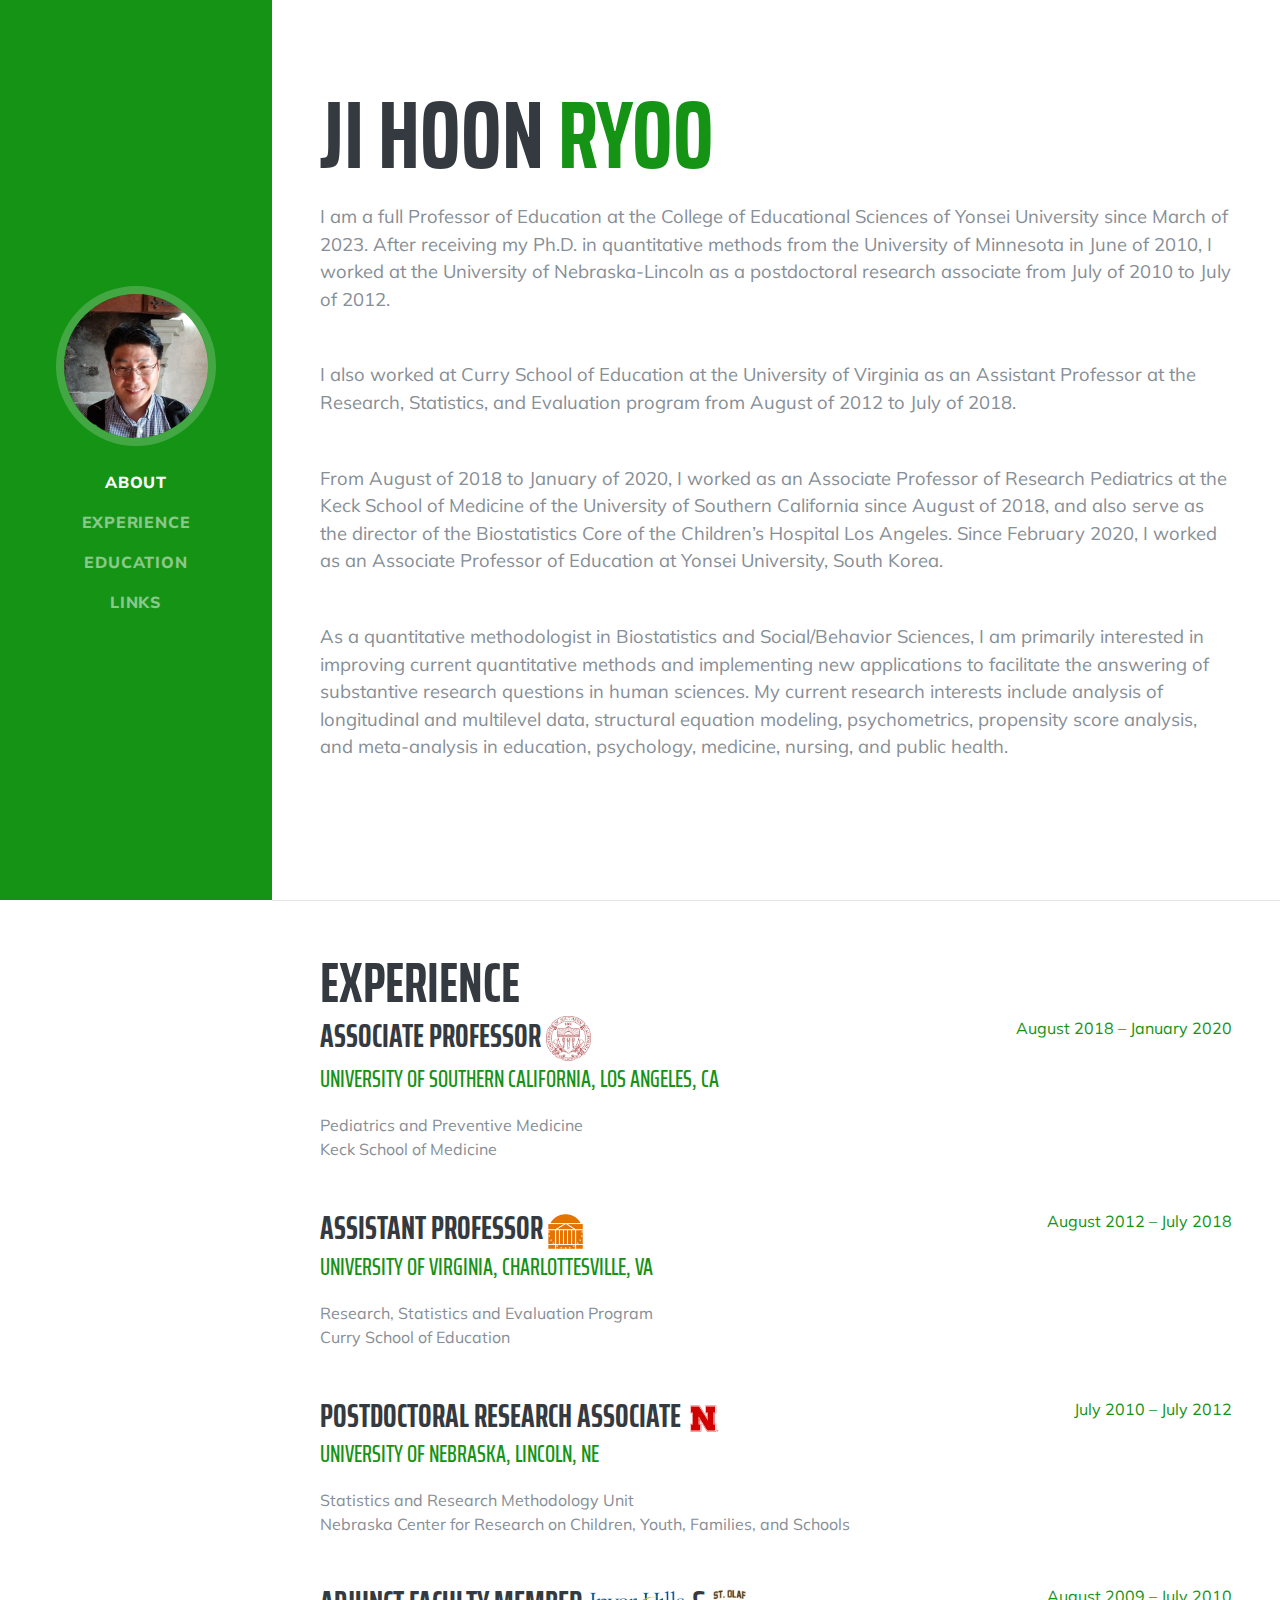
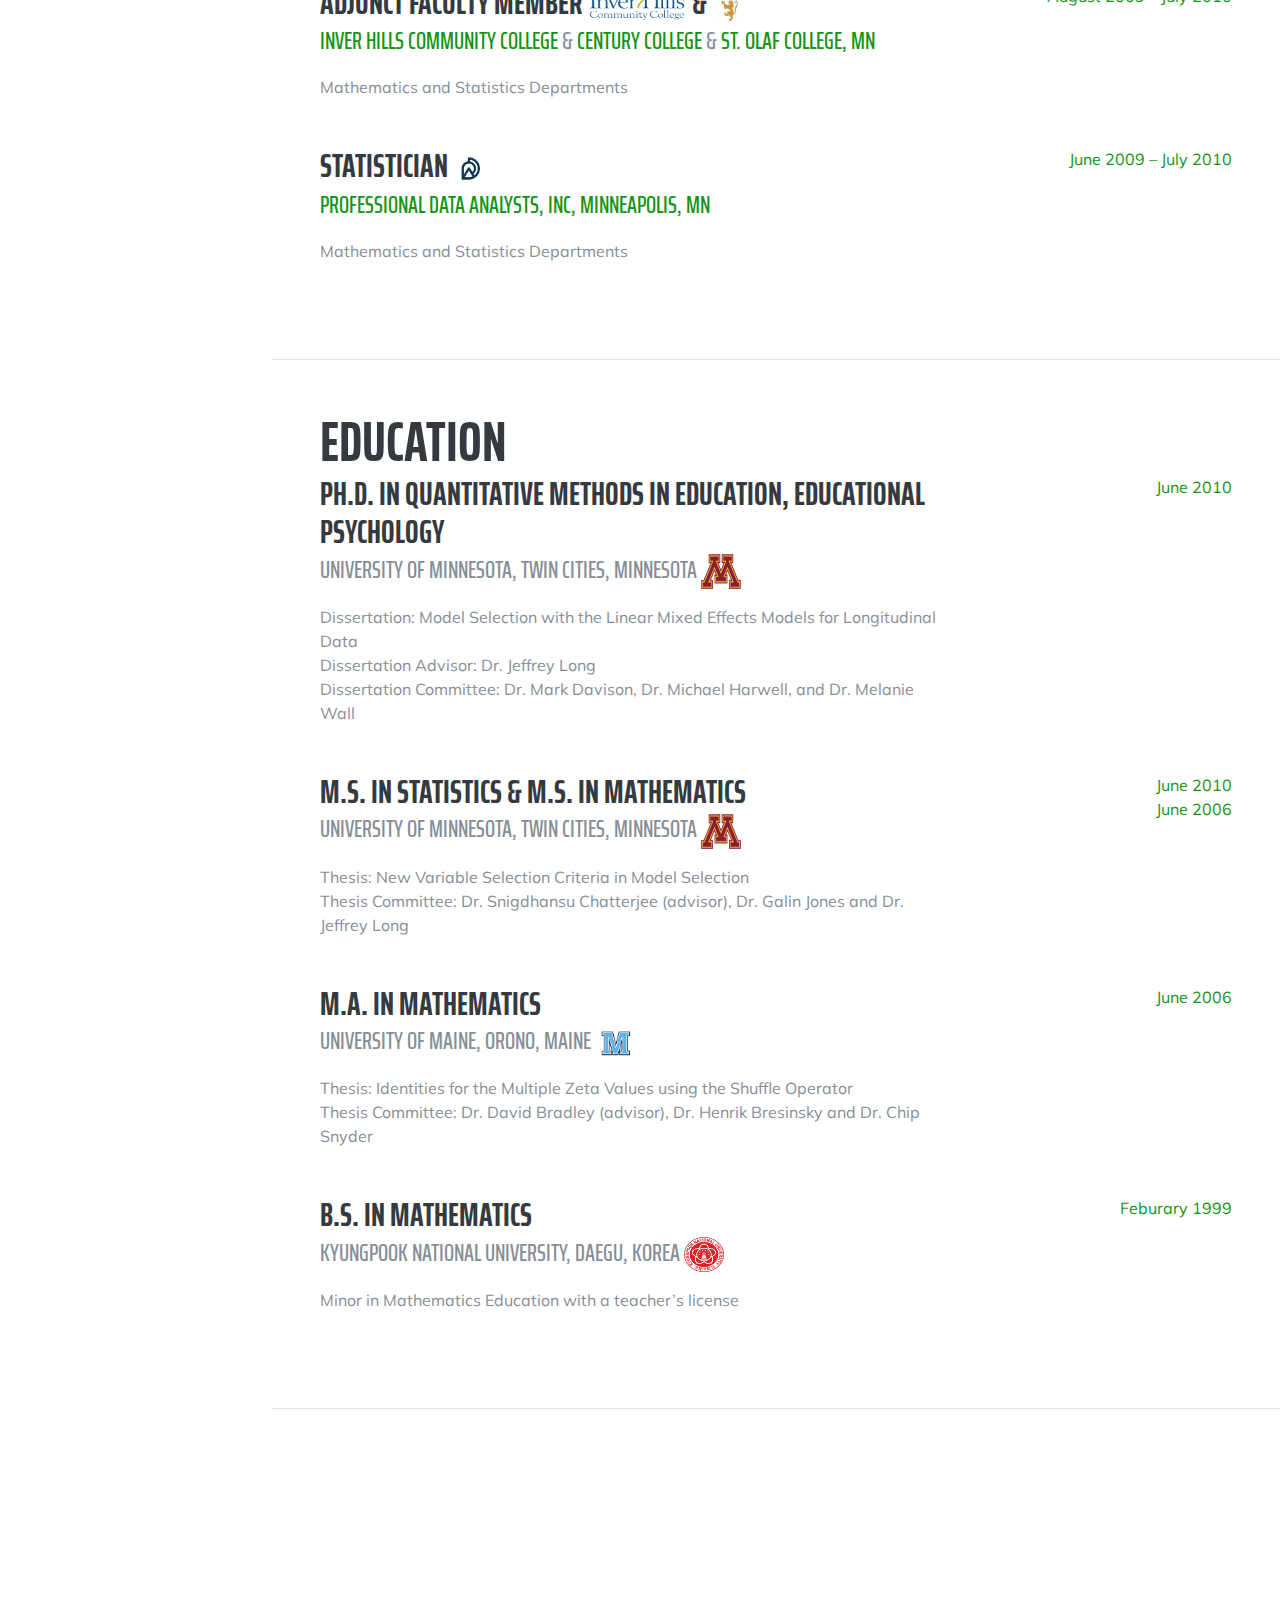
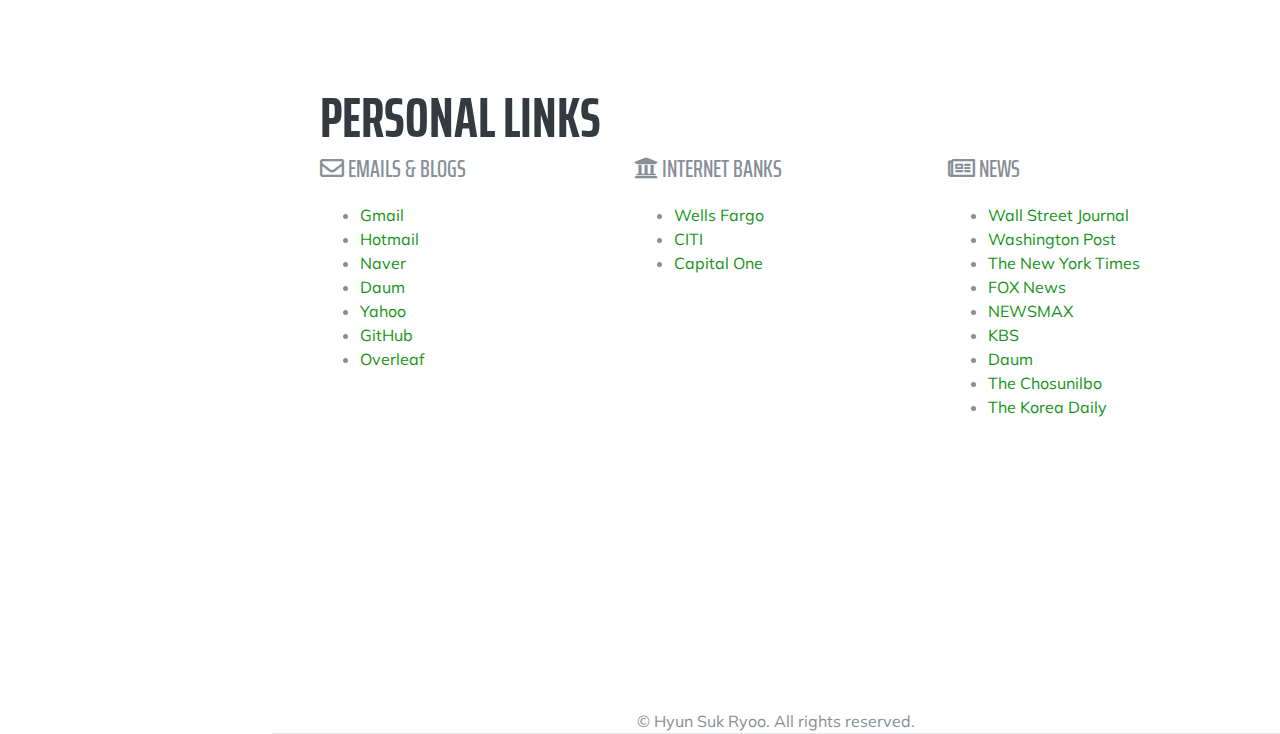
<file: index.html>
<!DOCTYPE html>
<html lang="en">
  <script>
$('#myModal').on('shown.bs.modal', function () {
  $('#myInput').trigger('focus')
})
</script>

<head>
  <link rel="icon" href="./img/logo.png">
  <meta charset="utf-8">
  <meta name="viewport" content="width=device-width, initial-scale=1, shrink-to-fit=no">
  <meta name="description" content="">
  <meta name="author" content="">

  <title>Ji Hoon Ryoo - Home</title>

  <!-- Bootstrap core CSS -->
  <link href="vendor/bootstrap/css/bootstrap.min.css" rel="stylesheet">

  <!-- Custom fonts for this template -->
  <link href="https://fonts.googleapis.com/css?family=Saira+Extra+Condensed:500,700" rel="stylesheet">
  <link href="https://fonts.googleapis.com/css?family=Muli:400,400i,800,800i" rel="stylesheet">
  <link href="vendor/fontawesome-free/css/all.min.css" rel="stylesheet">

  <!-- Custom styles for this template -->
  <link href="css/resume.min.css" rel="stylesheet">

</head>

<body id="page-top">

  <nav class="navbar navbar-expand-lg navbar-dark bg-primary fixed-top" id="sideNav">
    <a class="navbar-brand js-scroll-trigger" href="#page-top">
      <span class="d-block d-lg-none">Ji Hoon Ryoo</span>
      <span class="d-none d-lg-block">
        <img class="img-fluid img-profile rounded-circle mx-auto mb-2" src="img/jihoon.png" alt="">
      </span>
    </a>
    <button class="navbar-toggler" type="button" data-toggle="collapse" data-target="#navbarSupportedContent" aria-controls="navbarSupportedContent" aria-expanded="false" aria-label="Toggle navigation">
      <span class="navbar-toggler-icon"></span>
    </button>
    <div class="collapse navbar-collapse" id="navbarSupportedContent">
      <ul class="navbar-nav">
        <li class="nav-item">
          <a class="nav-link js-scroll-trigger" href="#about">About</a>
        </li>
        <li class="nav-item">
          <a class="nav-link js-scroll-trigger" href="#experience">Experience</a>
        </li>
        <li class="nav-item">
          <a class="nav-link js-scroll-trigger" href="#education">Education</a>
        </li>
        <li class="nav-item">
          <a class="nav-link js-scroll-trigger" href="#links">Links</a>
        </li>
      </ul>
    </div>
  </nav>

  <div class="container-fluid p-0">

    <section class="resume-section p-3 p-lg-5 d-flex align-items-center" id="about">
      <div class="w-100">
        <h1 class="mb-0">Ji Hoon
          <span class="text-primary">Ryoo</span>
        </h1>
        <br>
        <p class="lead mb-5">I am a full Professor of Education at the College of Educational Sciences of Yonsei University since March of 2023. After receiving my Ph.D. in quantitative methods from the University of Minnesota in June of 2010, I worked at the University of Nebraska-Lincoln as a postdoctoral research associate from July of 2010 to July of 2012. 
        </p><p class="lead mb-5">I also worked at Curry School of Education at the University of Virginia as an Assistant Professor at the Research, Statistics, and Evaluation program from August of 2012 to July of 2018. 
        </p><p class="lead mb-5">From August of 2018 to January of 2020, I worked as an Associate Professor of Research Pediatrics at the Keck School of Medicine of the University of Southern California since August of 2018, and also serve as the director of the Biostatistics Core of the Children’s Hospital Los Angeles. Since February 2020, I worked as an Associate Professor of Education at Yonsei University, South Korea.
        </p><p class="lead mb-5">As a quantitative methodologist in Biostatistics and Social/Behavior Sciences, I am primarily interested in improving current quantitative methods and implementing new applications to facilitate the answering of substantive research questions in human sciences. My current research interests include analysis of longitudinal and multilevel data, structural equation modeling, psychometrics, propensity score analysis, and meta-analysis in education, psychology, medicine, nursing, and public health.

          </p>
      </div>
    </section>

    <hr class="m-0">

    <section class="resume-section p-3 p-lg-5 d-flex justify-content-center" id="experience">
      <div class="w-100">
        <h2 class="mb-5" style="margin-bottom:0px !important">Experience</h2>

        <div class="resume-item d-flex flex-column flex-md-row justify-content-between mb-5">
          <div class="resume-content">
            <h3 style="display:inline" class="mb-0">Associate Professor <img style="display:inline-block; width:45px; height:45px;" src="img/usc.png"></h3>
            <div class="subheading mb-3"><a href="https://www.usc.edu/">University of Southern California, Los Angeles, CA</a></div>
            <div>Pediatrics and Preventive Medicine </div><div>Keck School of Medicine</div>
          </div>
          <div class="resume-date text-md-right">
            <span class="text-primary">August 2018 – January 2020 </span>
          </div>
        </div>

        <div class="resume-item d-flex flex-column flex-md-row justify-content-between mb-5">
          <div class="resume-content">
            <h3 class="mb-0">Assistant Professor <img style="display:inline-block; width:35px; height:35px;" src="img/rotunda.png"></h3></h3>
            <div class="subheading mb-3"><a href="https://www.virginia.edu/">University of Virginia, Charlottesville, VA</a></div>
            <div>Research, Statistics and Evaluation Program</div><div>Curry School of Education</div>
          </div>
          <div class="resume-date text-md-right">
            <span class="text-primary">August 2012 – July 2018</span>
          </div>
        </div>

        <div class="resume-item d-flex flex-column flex-md-row justify-content-between mb-5">
          <div class="resume-content">
            <h3 class="mb-0">Postdoctoral Research Associate <img style="display:inline-block; width:35px; height:35px;" src="img/nebraska.jpg"></h3></h3>
            <div class="subheading mb-3"><a href="https://www.unl.edu/">University of Nebraska, Lincoln, NE</a></div>
            <div>Statistics and Research Methodology Unit</div>
            <div>Nebraska Center for Research on Children, Youth, Families, and Schools</div>
          </div>
          <div class="resume-date text-md-right">
            <span class="text-primary">July 2010 – July 2012</span>
          </div>
        </div>

        <div class="resume-item d-flex flex-column flex-md-row justify-content-between mb-5">
            <div class="resume-content">
            <h3 class="mb-0">Adjunct Faculty Member <img style="display:inline-block; width:100px; height:35px;" src="img/inverhills.png"> & <img style="display:inline-block; width:35px; height:35px;" src="img/olaf.jpg"></h3></h3>
            <div class="subheading mb-3"><a href="https://www.inverhills.edu/">Inver Hills Community College</a> & <a href="https://www.century.edu/">Century College</a> & <a href="https://wp.stolaf.edu/">St. Olaf College, MN</a></div>
            <div>Mathematics and Statistics Departments</div>
          </div>
          <div class="resume-date text-md-right">
            <span class="text-primary">August 2009 – July 2010</span>
          </div>
        </div>
        
        
        <div class="resume-item d-flex flex-column flex-md-row justify-content-between mb-5">
            <div class="resume-content">
              <h3 class="mb-0">Statistician <img style="display:inline-block; width:35px; height:35px;" src="img/datanal.jpeg"></h3></h3>
              <div class="subheading mb-3"><a href="https://www.pdastats.com/">Professional Data Analysts, INC, Minneapolis, MN</a></div>
              <div>Mathematics and Statistics Departments</div>
            </div>
            <div class="resume-date text-md-right">
              <span class="text-primary">June 2009 – July 2010</span>
            </div>
          </div>

      </div>

    </section>

    <hr class="m-0">

    <section class="resume-section p-3 p-lg-5 d-flex align-items-center" id="education">
      <div class="w-100">
        <h2 class="mb-5" style="margin-bottom:0px !important">Education</h2>

        <div class="resume-item d-flex flex-column flex-md-row justify-content-between mb-5">
          <div class="resume-content">
            <h3 class="mb-0">Ph.D. in Quantitative Methods in Education, Educational Psychology</h3>
            <div class="subheading mb-3">University of Minnesota, Twin Cities, Minnesota <img style="display:inline-block; width:40px; height:35px;" src="img/minnesota.png"></div>
            <div>Dissertation: Model Selection with the Linear Mixed Effects Models for Longitudinal Data</div>
            <div>Dissertation Advisor: Dr. Jeffrey Long</div>
            <div>Dissertation Committee: Dr. Mark Davison, Dr. Michael Harwell, and Dr. Melanie Wall</div>
          </div>

          <div class="resume-date text-md-right">
            <span class="text-primary">June 2010</span>
          </div>
        </div>
        <div class="resume-item d-flex flex-column flex-md-row justify-content-between mb-5">
          <div class="resume-content">
            <h3 class="mb-0">M.S. in Statistics & M.S. in Mathematics</h3>
            <div class="subheading mb-3">University of Minnesota, Twin Cities, Minnesota <img style="display:inline-block; width:40px; height:35px;" src="img/minnesota.png"></div>
             <div>Thesis: New Variable Selection Criteria in Model Selection</div>
            <div>Thesis Committee: Dr. Snigdhansu Chatterjee (advisor), Dr. Galin Jones and Dr. Jeffrey Long</div>
          </div>
          <div class="resume-date text-md-right">
              <span class="text-primary">June 2010</span><br>
            <span class="text-primary">June 2006</span>
          </div>
        </div>
        <div class="resume-item d-flex flex-column flex-md-row justify-content-between mb-5">
          <div class="resume-content">
            <h3 class="mb-0">M.A. in Mathematics</h3>
            <div class="subheading mb-3">University of Maine, Orono, Maine <img style="display:inline-block; width:40px; height:35px;" src="img/maine.png"></div>
              <div>Thesis: Identities for the Multiple Zeta Values using the Shuffle Operator</div>
              <div>Thesis Committee: Dr. David Bradley (advisor), Dr. Henrik Bresinsky and Dr. Chip Snyder</div>
            </div>
          <div class="resume-date text-md-right">
            <span class="text-primary">June 2006</span>
          </div>
        </div>
        <div class="resume-item d-flex flex-column flex-md-row justify-content-between mb-5">
            <div class="resume-content">
              <h3 class="mb-0">B.S. in Mathematics</h3>
              <div class="subheading mb-3">Kyungpook National University, Daegu, Korea <img style="display:inline-block; width:40px; height:35px;" src="img/knu.jpeg"></div>
              <div>Minor in Mathematics Education with a teacher’s license</div>
            </div>
            <div class="resume-date text-md-right">
              <span class="text-primary">Feburary 1999</span>
            </div>
          </div>
      </div>
    </section>

    <hr class="m-0">

    <section class="resume-section p-3 p-lg-5 d-flex align-items-center" id="links">
      <div class="w-100">
        <h2 class="mb-5" style="margin-bottom:0px !important">Personal Links</h2>
        <div class="row">
          <div class="col-md-4 subheading mb-3"><i class="far fa-envelope"></i> Emails & Blogs</div>
          <div class="col-md-4 subheading mb-3 "><i class="fas fa-university"></i> Internet Banks</div>
          <div class="col-md-4 subheading mb-3"><i class="far fa-newspaper"></i> News</div>
          <div class="col-md-4">
            <ul>
              <li><a href="http://www.gmail.com">Gmail </a></li>
              <li><a href="http://www.hotmail.com">Hotmail </a></li>
              <li><a href="http://www.naver.com/">Naver </a></li>
              <li><a href="https://www.daum.net/">Daum</a> </li>
              <li><a href="http://kr.yahoo.com">Yahoo </a></li>
              <li><a href="https://github.com/">GitHub </a></li>
              <li><a href="https://overleaf.com/">Overleaf </a></li>
            </ul>
          </div>
          <div class="col-md-4">
            <ul>
              <li><a href="https://www.wellsfargo.com/">Wells Fargo</a> </li>
              <li><a href="http://www.citicards.com/">CITI </a></li>
              <li><a href="https://www.capitalone.com/">Capital One </a></li>
            </ul>
          </div>
          <div class="col-md-4">
            <ul>
              <li><a href="https://www.wsj.com/">Wall Street Journal </a></li>
              <li><a href="https://www.washingtonpost.com/">Washington Post </a></li>
              <li><a href="https://www.nytimes.com/">The New York Times </a></li>
              <li><a href="https://www.foxnews.com/">FOX News </a></li>
              <li><a href="https://www.newsmax.com/">NEWSMAX </a></li>
              <li><a href="http://www.kbs.co.kr/">KBS </a></li>
              <li><a href="https://www.daum.net/">Daum </a></li>
              <li><a href="http://www.chosun.com/">The Chosunilbo </a></li>
              <li><a href="http://www.koreadaily.com/index.html?branch=HOME">The Korea Daily</a></li>
            </ul>
          </div>
        </div>
      </div>
    </section>
    <div class="text-center">
      © Hyun Suk Ryoo. All rights reserved.
    </div>

    <hr class="m-0">
  </div>

  <!-- Bootstrap core JavaScript -->
  <script src="vendor/jquery/jquery.min.js"></script>
  <script src="vendor/bootstrap/js/bootstrap.bundle.min.js"></script>

  <!-- Plugin JavaScript -->
  <script src="vendor/jquery-easing/jquery.easing.min.js"></script>

  <!-- Custom scripts for this template -->
  <script src="js/resume.min.js"></script>

</body>

</html>
</file>
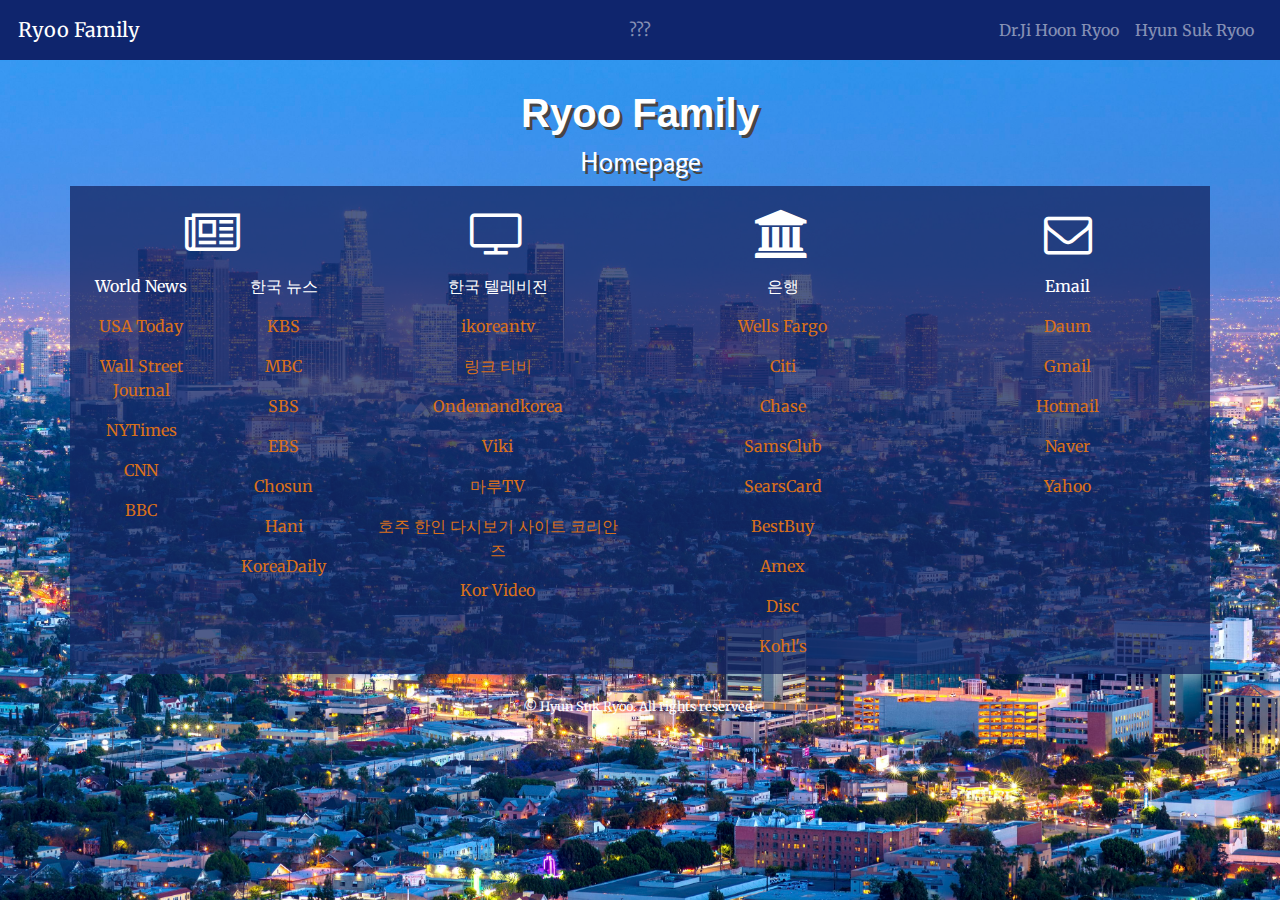
<file: family.html>
<!DOCTYPE html>
<html>
    <head>
            <meta name="viewport" content="width=device-width, initial-scale=1, shrink-to-fit=no">
        <title>Ryoo Family &mdash; Home</title>
    </head>
    
    <link href="https://fonts.googleapis.com/css?family=Arvo" rel="stylesheet">
    <link href="https://fonts.googleapis.com/css?family=Molengo" rel="stylesheet">
    <script src="https://ajax.googleapis.com/ajax/libs/jquery/2.2.0/jquery.min.js"></script>
    <link rel="stylesheet" href="bootstrap/css/bootstrap.min.css" >
    <script src="bootstrap/js/bootstrap.min.js" ></script>
    <link rel="stylesheet" href="https://cdnjs.cloudflare.com/ajax/libs/font-awesome/4.7.0/css/font-awesome.min.css">
    <link href="vendor/bootstrap/css/bootstrap.min.css" rel="stylesheet">

    <!-- Custom fonts for this template -->
    <link href="vendor/font-awesome/css/font-awesome.min.css" rel="stylesheet" type="text/css">
    <link href='https://fonts.googleapis.com/css?family=Open+Sans:300italic,400italic,600italic,700italic,800italic,400,300,600,700,800' rel='stylesheet' type='text/css'>
    <link href='https://fonts.googleapis.com/css?family=Merriweather:400,300,300italic,400italic,700,700italic,900,900italic' rel='stylesheet' type='text/css'>

    <!-- Plugin CSS -->
    <link href="vendor/magnific-popup/magnific-popup.css" rel="stylesheet">

    <!-- Custom styles for this template -->
    <link href="css/creative.min.css" rel="stylesheet">



<style>
        body, html {
            height: 100%;
            margin: 0;
        }
        
        .bg {
            /* The image used */
            background-image: url(pictures/la2.jpg);     
            /* Full height */
            height: 100%;
            
            /* Center and scale the image nicely */
            background-position: center;
            background-size: cover;
        }
        .navbar {
  width: 100%;
  background-color: transparent;
  overflow: auto;
  border: 2px solid rgb(15, 37, 109);
}
.navbarlong a {
  float: left;
  padding: 12px;
  color: #383737;
  text-decoration:solid;
  font-size: 17px;
  width: 20%; /* Four links of equal widths */
  text-align: center;
}
.navbarlong a:hover {
  background-color: #c5c0c0;
}
@media screen and (max-width: 500px) {
  .navbarlong a {
    float: none;
    display: block;
    width: 100%;
    text-align: left;
  }
}
@media (min-width: 768px) {
.navbar-brand.abs
    {
        position: absolute;
        width: 100%;
        left: 0;
        text-align: center;
    }
}
a{color:#d8701b;-webkit-transition:all .2s;-moz-transition:all .2s;transition:all .2s}
a:hover{color:rgb(0, 53, 229)}h1,h2,h3,h4,h5,h6{font-family:'Open Sans','Helvetica Neue',Arial,sans-serif}

</style>    
<body class="bg">
        <nav class="navbar navbar-dark navbar-expand-md bg-faded justify-content-center" style="background-color: rgb(15, 37, 109)">
                <a href="/index" class="navbar-brand d-flex w-50 mr-auto">Ryoo Family</a>
                <button class="navbar-toggler" type="button" data-toggle="collapse" data-target="#collapsingNavbar3">
                    <span class="navbar-toggler-icon"></span>
                </button>
                <div class="navbar-collapse collapse w-100" id="collapsingNavbar3">
                    <ul class="navbar-nav w-100 justify-content-center">
                        <li class="nav-item">
                            <a class = "nav-link" href="index">???</a> 
                        </li>
                    </ul>
                    <ul class="nav navbar-nav ml-auto w-100 justify-content-end">
                        <li class="nav-item">
                                <a class = "nav-link" href="http://people.virginia.edu/~jr3gv/">Dr.Ji Hoon Ryoo</a>
                        </li>
                        <li class="nav-item">
                            <a class = "nav-link" href="https://www.hyunsuk-ryoo.com/onepage">Hyun Suk Ryoo</a>
                        </li>
                    </ul>
                </div>
            </nav>
    <p style="padding-top:1%"></p>
    <div class = "container">
            <h1 style="font-family: Arial, Helvetica, sans-serif; text-align: center;color:#fff;text-shadow: 3px 3px #474545"><strong>Ryoo Family</strong></h1>
            <h3 style="font-family: 'Molengo', Georgia, Times, serif; text-align: center;text-shadow: 3px 3px #474545;color:#fff;">Homepage</h3>
        
    </div>
    <div class = "container" style="padding-top:0px;background: rgba(20, 38, 97, 0.75);">
            <div class="row">
                    <div class="col-md-3 ml-auto text-center">
                        <br>
                      <a style="color:#fff" ><i class="fa fa-newspaper-o fa-3x mb-3 sr-contact"></i></a>
                        <div class="row">
                            <div class="col-md-6 ml-auto text-center">
                                <p style="size:150%;color:#fff">
                                    World News
                                </p>
                                <p>
                                    <a href="http://www.usatoday.com/">USA Today</a>
                                </p>
                                <p>
                                    <a href="http://online.wsj.com/home-page">Wall Street Journal</a>
                                </p>
                                <p>
                                    <a href="http://www.nytimes.com/">NYTimes</a>
                                </p>
                                <p>
                                    <a href="http://www.cnn.com">CNN</a>
                                </p>
                                <p>
                                    <a href="http://www.bbc.co.uk/">BBC</a>  
                                </p>
                            </div>
                            <div class="col-md-6 ml-auto text-center">
                                <p style="size:150%;color:#fff">
                                    한국 뉴스
                                </p>
                                <p>
                                    <a href="http://www.kbs.co.kr/">KBS</a>
                                </p>
                                <p>
                                    <a href="http://www.imbc.com/">MBC</a> 
                                </p>
                                <p>
                                    <a href="http://www.sbs.co.kr/">SBS</a>
                                </p>
                                <p>
                                    <a href="http://www.ebs.co.kr/">EBS</a> 
                                </p>
                                <p>
                                    <a href="http://www.chosun.com/">Chosun</a> 
                                </p>
                                <p>
                                    <a href="http://www.hani.co.kr">Hani</a>
                                </p>
                                <p>
                                    <a href="http://www.koreadaily.com/index.html?branch=HOME">KoreaDaily</a>
                                </p>
                            </div>
                        </div>
                      </div>
                    <div class="col-md-3 ml-auto text-center">
                            <br>
                        <a style="color:#fff" ><i class="fa fa-television fa-3x mb-3 sr-contact"></i></a>
                        <p style="size:150%;color:#fff">
                                한국 텔레비전
                            </p>
                        <p>
                            <a href="http://www.ikoreantv.com/board.php?board=ikoreantvmain&command=skin_insert&exe=insert_iboard1_home">ikoreantv</a>
                        </p>
                        <p>
                            <a href="https://linktv.co/">링크 티비</a>
                        </p>
                        <p>
                            <a href="https://www.ondemandkorea.com/">Ondemandkorea</a>
                        </p>
                        <p>
                            <a href="https://www.viki.com/?locale=ko">Viki</a>
                        </p>
                        <p>
                            <a href="http://www.marutv.com/drama/">마루TV</a>
                        </p>
                        <p>
                            <a href="https://koreanz.cc/kd">호주 한인 다시보기 사이트 코리안즈</a>
                        </p>
                        <p>
                            <a href="http://www.korvideo.com/media.aspx?type=11185473523941386">Kor Video</a>
                        </p>
                    </div>
                    <div class="col-md-3 mr-auto text-center">
                            <br>
                        <a style="color:#fff" ><i class="fa fa-university fa-3x mb-3 sr-contact"></i></a>
                        <p style="size:150%;color:#fff">
                            은행
                        </p>
                        <p>
                            <a href="https://www.wellsfargo.com/">Wells Fargo</a>
                        </p>
                        <p>
                            <a href="http://www.citicards.com">Citi</a>
                        </p>
                        <p>
                            <a href="https://www2.chase.com/creditcards">Chase</a>
                        </p>
                        <p>
                            <a href="http://www.samsclub.com/credit">SamsClub</a>
                        </p>
                        <p>
                            <a href="http://www.searscard.com">SearsCard</a>
                        </p>
                        <p>
                            <a href="http://www.rewardzone.partnercardservices.com/">BestBuy</a> 
                        </p>
                        <p>
                            <a href="http://home.americanexpress.com/home/mt_personal.shtml">Amex</a>
                        </p>
                        <p>
                            <a href="http://www.discovercard.com/">Disc</a> 
                        </p>
                        <p>
                            <a href="https://credit.kohls.com/psp/zcprod02/KC/CRM/c/RB_SELF_SERVICE.RX_LOGIN.GBL">Kohl's</a> 
                        </p>
                    </div>
                    <div class="col-md-3 mr-auto text-center">
                            <br>
                      <a style="color:#fff" ><i class="fa fa-envelope-o fa-3x mb-3 sr-contact"></i></a>
                      <p style="size:150%;color:#fff">
                            Email
                        </p>
                        <p>
                            <a href="http://www.daum.net/">Daum</a>
                        </p>
                        <p>
                            <a href="http://www.gmail.com">Gmail</a>
                        </p>
                        <p>
                            <a href="http://www.hotmail.com">Hotmail</a>
                        </p>
                        <p>
                            <a href="http://www.naver.com/">Naver</a>
                        </p>
                        <p>
                            <a href="http://kr.yahoo.com">Yahoo</a> 
                        </p>
                      </div>
                  </div>
    </div>
<div class="page-footer font-small blue  small text-dark" role = "contentinfo" style="width:100%;;bottom: 0; padding-top: 1em; padding-bottom: 1em; margin-top: 10px;">
    <div class="container text-white" style = "text-align:center"> &copy; Hyun Suk Ryoo. All rights reserved. </div>
</div>
</body>
</html>
</file>
<file: css/resume.min.css>
/*!
 * Start Bootstrap - Resume v5.0.7 (https://startbootstrap.com/template-overviews/resume)
 * Copyright 2013-2019 Start Bootstrap
 * Licensed under MIT (https://github.com/BlackrockDigital/startbootstrap-resume/blob/master/LICENSE)
 */body{font-family:Muli,-apple-system,BlinkMacSystemFont,'Segoe UI',Roboto,'Helvetica Neue',Arial,sans-serif,'Apple Color Emoji','Segoe UI Emoji','Segoe UI Symbol','Noto Color Emoji';padding-top:54px;color:#868e96}@media (min-width:992px){body{padding-top:0;padding-left:17rem}}h1,h2,h3,h4,h5,h6{font-family:'Saira Extra Condensed',-apple-system,BlinkMacSystemFont,'Segoe UI',Roboto,'Helvetica Neue',Arial,sans-serif,'Apple Color Emoji','Segoe UI Emoji','Segoe UI Symbol','Noto Color Emoji';font-weight:700;text-transform:uppercase;color:#343a40}h1{font-size:6rem;line-height:5.5rem}h2{font-size:3.5rem}h3{font-size:2rem}p.lead{font-size:1.15rem;font-weight:400}.subheading{text-transform:uppercase;font-weight:500;font-family:'Saira Extra Condensed',-apple-system,BlinkMacSystemFont,'Segoe UI',Roboto,'Helvetica Neue',Arial,sans-serif,'Apple Color Emoji','Segoe UI Emoji','Segoe UI Symbol','Noto Color Emoji';font-size:1.5rem}.social-icons a{display:inline-block;height:3.5rem;width:3.5rem;background-color:#495057;color:#fff!important;border-radius:100%;text-align:center;font-size:1.5rem;line-height:3.5rem;margin-right:1rem}.social-icons a:last-child{margin-right:0}.social-icons a:hover{background-color:#149315}.dev-icons{font-size:3rem}.dev-icons .list-inline-item i:hover{color:#149315}#sideNav .navbar-nav .nav-item .nav-link{font-weight:800;letter-spacing:.05rem;text-transform:uppercase}#sideNav .navbar-toggler:focus{outline-color:#d48a6e}@media (min-width:992px){#sideNav{text-align:center;position:fixed;top:0;left:0;display:-webkit-box;display:-ms-flexbox;display:flex;-webkit-box-orient:vertical;-webkit-box-direction:normal;-ms-flex-direction:column;flex-direction:column;width:17rem;height:100vh}#sideNav .navbar-brand{display:-webkit-box;display:-ms-flexbox;display:flex;margin:auto auto 0;padding:.5rem}#sideNav .navbar-brand .img-profile{max-width:10rem;max-height:10rem;border:.5rem solid rgba(255,255,255,.2)}#sideNav .navbar-collapse{display:-webkit-box;display:-ms-flexbox;display:flex;-webkit-box-align:start;-ms-flex-align:start;align-items:flex-start;-webkit-box-flex:0;-ms-flex-positive:0;flex-grow:0;width:100%;margin-bottom:auto}#sideNav .navbar-collapse .navbar-nav{-webkit-box-orient:vertical;-webkit-box-direction:normal;-ms-flex-direction:column;flex-direction:column;width:100%}#sideNav .navbar-collapse .navbar-nav .nav-item{display:block}#sideNav .navbar-collapse .navbar-nav .nav-item .nav-link{display:block}}section.resume-section{padding-top:5rem!important;padding-bottom:5rem!important;max-width:75rem}section.resume-section .resume-item .resume-date{min-width:none}@media (min-width:768px){section.resume-section{min-height:100vh}section.resume-section .resume-item .resume-date{min-width:18rem}}@media (min-width:992px){section.resume-section{padding-top:3rem!important;padding-bottom:3rem!important}}.bg-primary{background-color:#149315!important}.text-primary{color:#149315!important}a{color:#149315}a:active,a:focus,a:hover{color:#824027}
</file>
<file: css/creative.min.css>
body,html{width:100%;height:100%}
body{font-family:Merriweather,'Helvetica Neue',Arial,sans-serif}
hr{max-width:50px;border-width:3px;border-color:#990000}
hr.light{border-color:#fff}
a{color:#990000;-webkit-transition:all .2s;-moz-transition:all .2s;transition:all .2s}
a:hover{color:rgb(0, 53, 229)}h1,h2,h3,h4,h5,h6{font-family:'Open Sans','Helvetica Neue',Arial,sans-serif}
.bg-primary{background-color:#232D4B!important}
.bg-dark{background-color:#232D4B!important}
.text-faded{color:rgba(255,255,255,.7)}
section{padding:8rem 0}
.section-heading{margin-top:0}
::-moz-selection{color:#fff;background:#212529;text-shadow:none}
::selection{color:#fff;background:#212529;text-shadow:none}
img::selection{color:#fff;background:0 0}
img::-moz-selection{color:#fff;background:0 0}
#mainNav{border-bottom:1px solid rgba(33,37,41,.1);background-color:#fff;font-family:'Open Sans','Helvetica Neue',Arial,sans-serif;-webkit-transition:all .2s;-moz-transition:all .2s;transition:all .2s
}
#mainNav .navbar-brand{font-weight:700;text-transform:uppercase;color:#2e2c2c;font-family:'Open Sans','Helvetica Neue',Arial,sans-serif}
#mainNav .navbar-brand:focus,
#mainNav .navbar-brand:hover{color:#2e2c2c}
#mainNav .navbar-nav>li.nav-item>a.nav-link,#mainNav .navbar-nav>li.nav-item>a.nav-link:focus{font-size:.9rem;font-weight:700;text-transform:uppercase;color:#212529}
#mainNav .navbar-nav>li.nav-item>a.nav-link:focus:hover,#mainNav .navbar-nav>li.nav-item>a.nav-link:hover{color:#990000}
#mainNav .navbar-nav>li.nav-item>a.nav-link.active,#mainNav .navbar-nav>li.nav-item>a.nav-link:focus.active{color:#990000!important;background-color:transparent}
#mainNav .navbar-nav>li.nav-item>a.nav-link.active:hover,#mainNav .navbar-nav>li.nav-item>a.nav-link:focus.active:hover{background-color:transparent}
@media (min-width:992px)
{#mainNav{border-color:transparent;background-color:transparent}
#mainNav .navbar-brand{color:rgba(255,255,255,.7)}
#mainNav .navbar-brand:focus,#mainNav .navbar-brand:hover{color:#fff}
#mainNav .navbar-nav>li.nav-item>a.nav-link{padding:.5rem 1rem}
#mainNav .navbar-nav>li.nav-item>a.nav-link,#mainNav .navbar-nav>li.nav-item>a.nav-link:focus{color:rgba(255,255,255,.7)}
#mainNav .navbar-nav>li.nav-item>a.nav-link:focus:hover,#mainNav .navbar-nav>li.nav-item>a.nav-link:hover{color:#fff}
#mainNav.navbar-shrink{border-bottom:1px solid rgba(33,37,41,.1);background-color:#fff}
#mainNav.navbar-shrink .navbar-brand{color:#2e2c2c}#mainNav.navbar-shrink .navbar-brand:focus,#mainNav.navbar-shrink .navbar-brand:hover{color:#000080}
#mainNav.navbar-shrink .navbar-nav>li.nav-item>a.nav-link,#mainNav.navbar-shrink .navbar-nav>li.nav-item>a.nav-link:focus{color:#212529}
#mainNav.navbar-shrink .navbar-nav>li.nav-item>a.nav-link:focus:hover,#mainNav.navbar-shrink .navbar-nav>li.nav-item>a.nav-link:hover{color:#990000}}header.masthead{padding-top:10rem;padding-bottom:calc(10rem - 56px);background-image:url(../pictures/la2.jpg);background-position:center center;-webkit-background-size:cover;-moz-background-size:cover;-o-background-size:cover;background-size:cover}
header.masthead hr{margin-top:30px;margin-bottom:30px}
header.masthead h1{font-size:2rem}
header.masthead p{font-weight:300}@media (min-width:768px)
{header.masthead p{font-size:1.15rem}}@media (min-width:992px)
{header.masthead{height:100vh;min-height:650px;padding-top:0;padding-bottom:0}
header.masthead h1{font-size:3rem}}@media (min-width:1200px)
{header.masthead h1{font-size:4rem}}
.service-box{max-width:400px}
.portfolio-box{position:relative;display:block;max-width:650px;margin:0 auto}
.portfolio-box .portfolio-box-caption{position:absolute;bottom:0;display:block;width:100%;height:100%;text-align:center;opacity:0;color:#fff;background:#E57200;-webkit-transition:all .2s;-moz-transition:all .2s;transition:all .2s}
.portfolio-box .portfolio-box-caption .portfolio-box-caption-content{position:absolute;top:50%;width:100%;transform:translateY(-50%);text-align:center}
.portfolio-box .portfolio-box-caption .portfolio-box-caption-content .project-category,.portfolio-box .portfolio-box-caption .portfolio-box-caption-content .project-name{padding:0 15px;font-family:'Open Sans','Helvetica Neue',Arial,sans-serif}
.portfolio-box .portfolio-box-caption .portfolio-box-caption-content .project-category{font-size:14px;font-weight:600;text-transform:uppercase}.portfolio-box .portfolio-box-caption .portfolio-box-caption-content .project-name{font-size:18px}.portfolio-box:hover .portfolio-box-caption{opacity:1}.portfolio-box:focus{outline:0}@media (min-width:768px){.portfolio-box .portfolio-box-caption .portfolio-box-caption-content .project-category{font-size:16px}.portfolio-box .portfolio-box-caption .portfolio-box-caption-content .project-name{font-size:22px}}.text-primary{color:#E57200!important}.btn{font-weight:700;text-transform:uppercase;border:none;border-radius:300px;font-family:'Open Sans','Helvetica Neue',Arial,sans-serif}.btn-xl{padding:1rem 2rem}.btn-primary{background-color:#990000;border-color:#990000}.btn-primary:active,.btn-primary:focus,.btn-primary:hover{color:#fff;background-color:#FFCC00!important}.btn-primary:active,.btn-primary:focus{box-shadow:0 0 0 .2rem rgba(240,95,64,.5)!important}
.fa:hover {
    color: #FFCC00;
}
</file>
